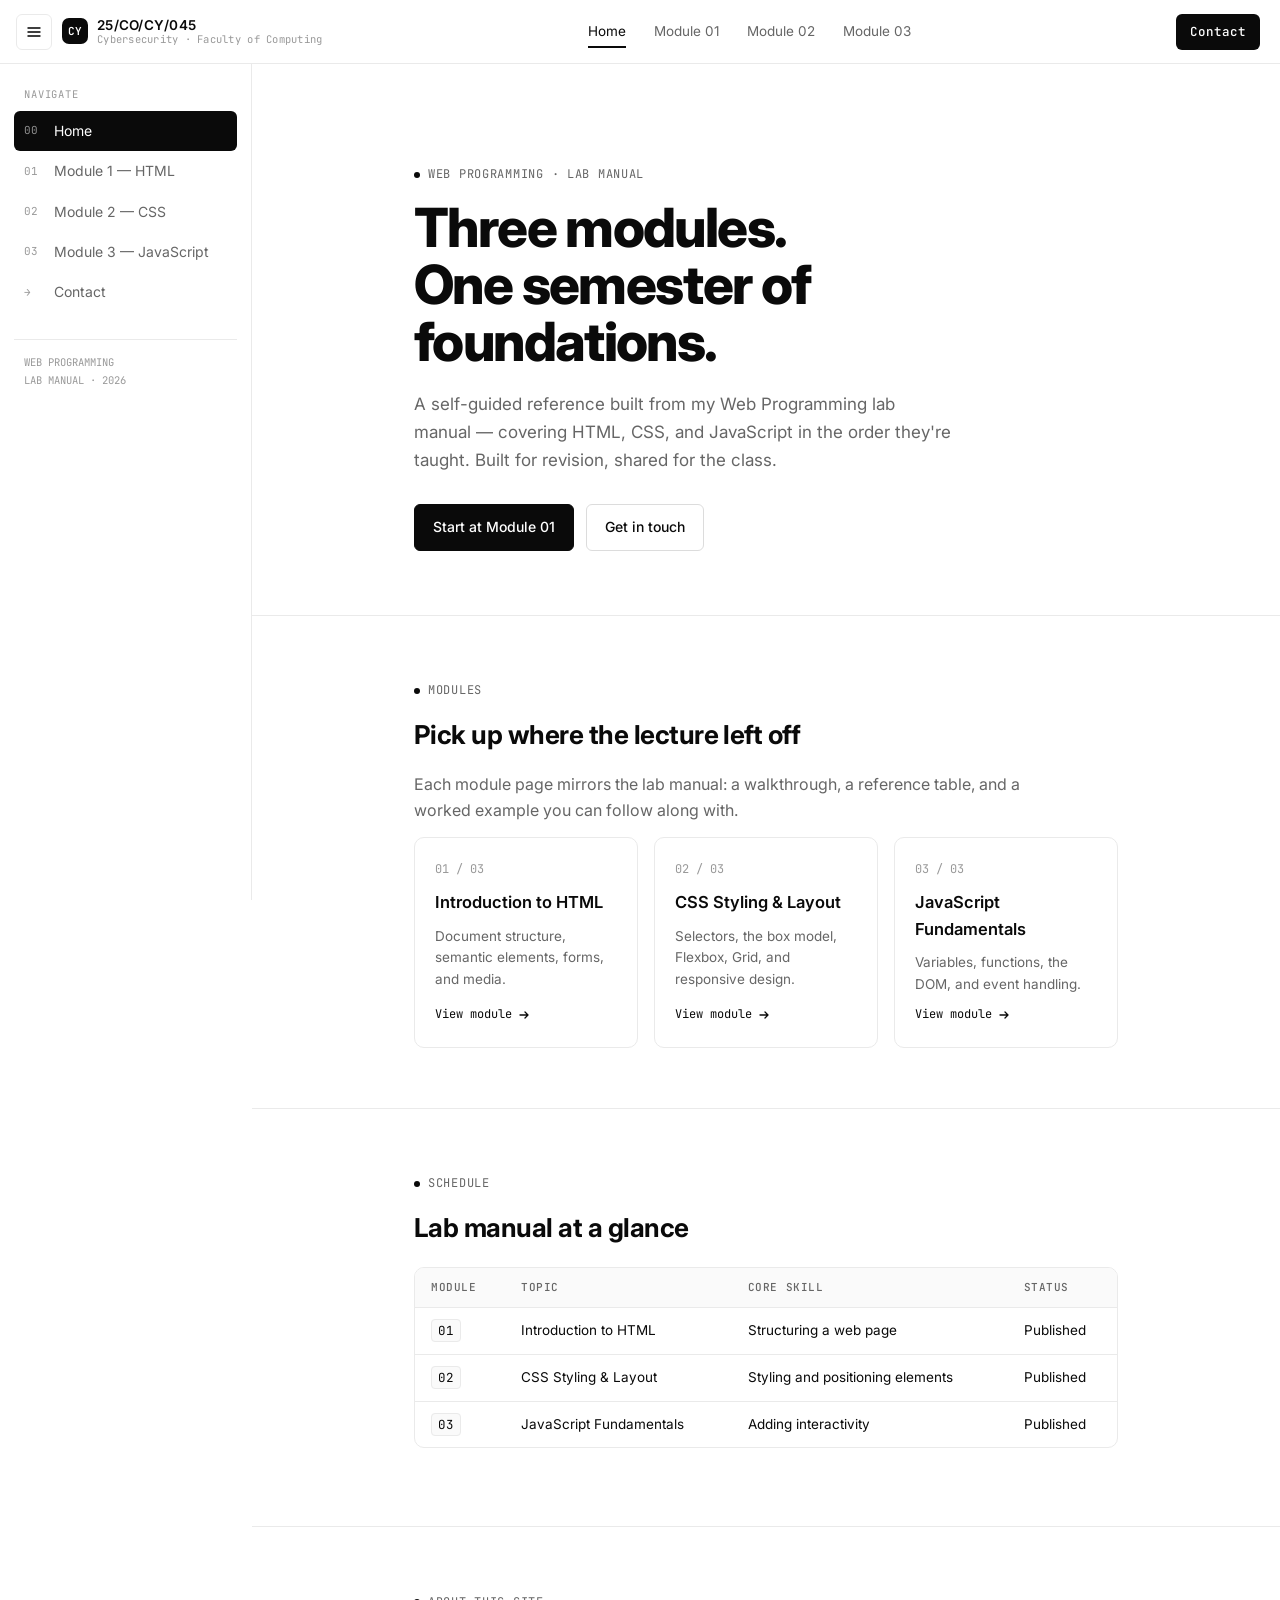
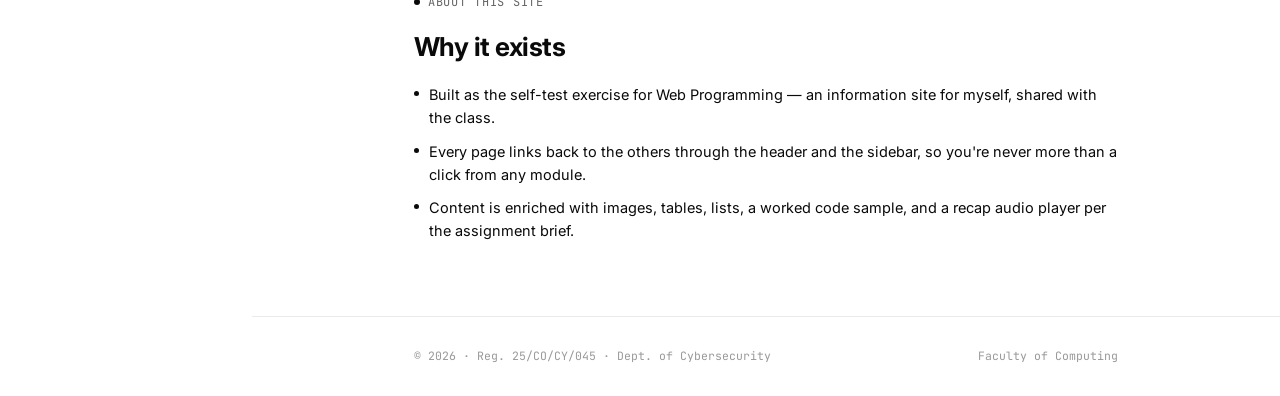
<file: index.html>
<!DOCTYPE html>
<html lang="en">
<head>
<meta charset="UTF-8">
<meta name="viewport" content="width=device-width, initial-scale=1.0">
<title>Web Programming — Lab Manual</title>
<meta name="description" content="Self-guided lab manual site covering the first three modules of Web Programming — HTML, CSS, and JavaScript.">
<link rel="stylesheet" href="styles.css">
</head>
<body>

<div class="sidebar-overlay"></div>

<header class="site-header">
  <div class="header-left">
    <button class="menu-btn" aria-label="Toggle navigation">
      <svg viewBox="0 0 16 16" fill="none"><path d="M2 4h12M2 8h12M2 12h12" stroke="currentColor" stroke-width="1.4" stroke-linecap="round"/></svg>
    </button>
    <a href="index.html" class="brand">
      <span class="brand-mark">CY</span>
      <span class="brand-text"><b>25/CO/CY/045</b><span>Cybersecurity · Faculty of Computing</span></span>
    </a>
  </div>
  <nav class="header-nav">
    <a href="index.html" class="active">Home</a>
    <a href="module-1.html">Module 01</a>
    <a href="module-2.html">Module 02</a>
    <a href="module-3.html">Module 03</a>
  </nav>
  <a href="contact.html" class="header-cta">Contact</a>
</header>

<aside class="sidebar">
  <div class="sidebar-section">
    <span class="sidebar-label">Navigate</span>
    <a href="index.html" class="sidebar-link active"><span class="sidebar-num">00</span>Home</a>
    <a href="module-1.html" class="sidebar-link"><span class="sidebar-num">01</span>Module 1 — HTML</a>
    <a href="module-2.html" class="sidebar-link"><span class="sidebar-num">02</span>Module 2 — CSS</a>
    <a href="module-3.html" class="sidebar-link"><span class="sidebar-num">03</span>Module 3 — JavaScript</a>
    <a href="contact.html" class="sidebar-link"><span class="sidebar-num">→</span>Contact</a>
  </div>
  <div class="sidebar-foot">
    WEB PROGRAMMING<br>LAB MANUAL · 2026
  </div>
</aside>

<div class="content">

  <section class="hero">
    <div class="container reveal">
      <span class="eyebrow">Web Programming · Lab Manual</span>
      <h1>Three modules.<br>One semester of foundations.</h1>
      <p class="lead">A self-guided reference built from my Web Programming lab manual — covering HTML, CSS, and JavaScript in the order they're taught. Built for revision, shared for the class.</p>
      <div class="hero-actions">
        <a href="module-1.html" class="btn btn-primary">Start at Module 01</a>
        <a href="contact.html" class="btn btn-ghost">Get in touch</a>
      </div>
    </div>
  </section>

  <section class="block">
    <div class="container">
      <span class="eyebrow reveal">Modules</span>
      <h2 class="reveal">Pick up where the lecture left off</h2>
      <p class="reveal">Each module page mirrors the lab manual: a walkthrough, a reference table, and a worked example you can follow along with.</p>

      <div class="module-grid">
        <a href="module-1.html" class="module-card reveal reveal-1">
          <span class="num">01 / 03</span>
          <h3>Introduction to HTML</h3>
          <p>Document structure, semantic elements, forms, and media.</p>
          <span class="go">View module
            <svg viewBox="0 0 12 12" fill="none"><path d="M2 6h8M7 3l3 3-3 3" stroke="currentColor" stroke-width="1.3" stroke-linecap="round" stroke-linejoin="round"/></svg>
          </span>
        </a>
        <a href="module-2.html" class="module-card reveal reveal-2">
          <span class="num">02 / 03</span>
          <h3>CSS Styling &amp; Layout</h3>
          <p>Selectors, the box model, Flexbox, Grid, and responsive design.</p>
          <span class="go">View module
            <svg viewBox="0 0 12 12" fill="none"><path d="M2 6h8M7 3l3 3-3 3" stroke="currentColor" stroke-width="1.3" stroke-linecap="round" stroke-linejoin="round"/></svg>
          </span>
        </a>
        <a href="module-3.html" class="module-card reveal reveal-3">
          <span class="num">03 / 03</span>
          <h3>JavaScript Fundamentals</h3>
          <p>Variables, functions, the DOM, and event handling.</p>
          <span class="go">View module
            <svg viewBox="0 0 12 12" fill="none"><path d="M2 6h8M7 3l3 3-3 3" stroke="currentColor" stroke-width="1.3" stroke-linecap="round" stroke-linejoin="round"/></svg>
          </span>
        </a>
      </div>
    </div>
  </section>

  <section class="block">
    <div class="container">
      <span class="eyebrow reveal">Schedule</span>
      <h2 class="reveal">Lab manual at a glance</h2>
      <div class="table-wrap reveal">
        <table>
          <thead>
            <tr><th>Module</th><th>Topic</th><th>Core skill</th><th>Status</th></tr>
          </thead>
          <tbody>
            <tr><td><code>01</code></td><td>Introduction to HTML</td><td>Structuring a web page</td><td>Published</td></tr>
            <tr><td><code>02</code></td><td>CSS Styling &amp; Layout</td><td>Styling and positioning elements</td><td>Published</td></tr>
            <tr><td><code>03</code></td><td>JavaScript Fundamentals</td><td>Adding interactivity</td><td>Published</td></tr>
          </tbody>
        </table>
      </div>
    </div>
  </section>

  <section class="block">
    <div class="container reveal">
      <span class="eyebrow">About this site</span>
      <h2>Why it exists</h2>
      <ul class="check-list">
        <li>Built as the self-test exercise for Web Programming — an information site for myself, shared with the class.</li>
        <li>Every page links back to the others through the header and the sidebar, so you're never more than a click from any module.</li>
        <li>Content is enriched with images, tables, lists, a worked code sample, and a recap audio player per the assignment brief.</li>
      </ul>
    </div>
  </section>

  <footer class="site-footer">
    <div class="container">
      <p>© 2026 · Reg. 25/CO/CY/045 · Dept. of Cybersecurity</p>
      <p>Faculty of Computing</p>
    </div>
  </footer>
</div>

<script src="script.js"></script>
</body>
</html>
</file>
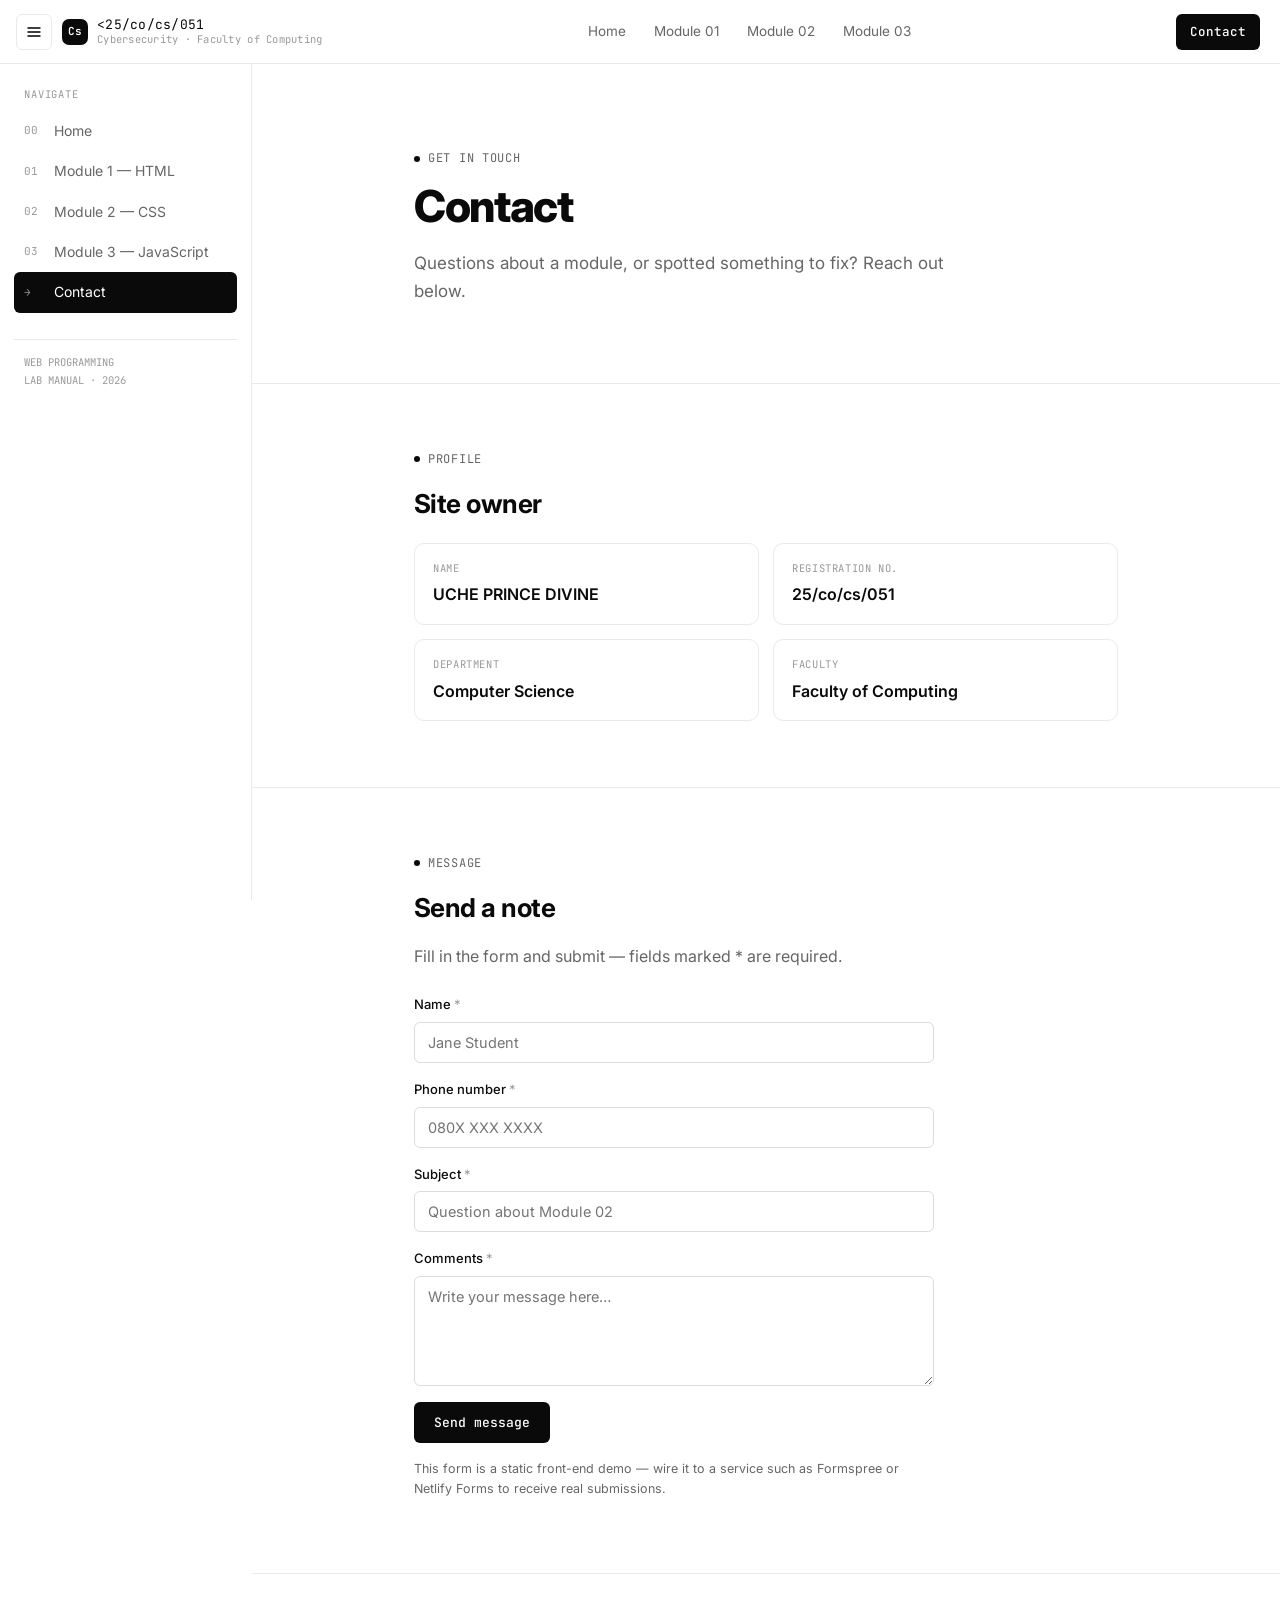
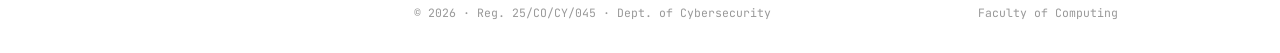
<file: contact.html>
<!DOCTYPE html>
<html lang="en">
<head>
<meta charset="UTF-8">
<meta name="viewport" content="width=device-width, initial-scale=1.0">
<title>Contact — 25/co/cs/051</title>
<meta name="description" content="Contact page for the Web Programming lab manual site.">
<link rel="stylesheet" href="styles.css">
</head>
<body>

<div class="sidebar-overlay"></div>

<header class="site-header">
  <div class="header-left">
    <button class="menu-btn" aria-label="Toggle navigation">
      <svg viewBox="0 0 16 16" fill="none"><path d="M2 4h12M2 8h12M2 12h12" stroke="currentColor" stroke-width="1.4" stroke-linecap="round"/></svg>
    </button>
    <a href="index.html" class="brand">
      <span class="brand-mark">Cs</span>
      <span class="brand-text"><25/co/cs/051</b><span>Cybersecurity · Faculty of Computing</span></span>
    </a>
  </div>
  <nav class="header-nav">
    <a href="index.html">Home</a>
    <a href="module-1.html">Module 01</a>
    <a href="module-2.html">Module 02</a>
    <a href="module-3.html">Module 03</a>
  </nav>
  <a href="contact.html" class="header-cta">Contact</a>
</header>

<aside class="sidebar">
  <div class="sidebar-section">
    <span class="sidebar-label">Navigate</span>
    <a href="index.html" class="sidebar-link"><span class="sidebar-num">00</span>Home</a>
    <a href="module-1.html" class="sidebar-link"><span class="sidebar-num">01</span>Module 1 — HTML</a>
    <a href="module-2.html" class="sidebar-link"><span class="sidebar-num">02</span>Module 2 — CSS</a>
    <a href="module-3.html" class="sidebar-link"><span class="sidebar-num">03</span>Module 3 — JavaScript</a>
    <a href="contact.html" class="sidebar-link active"><span class="sidebar-num">→</span>Contact</a>
  </div>
  <div class="sidebar-foot">
    WEB PROGRAMMING<br>LAB MANUAL · 2026
  </div>
</aside>

<div class="content">

  <section class="hero" style="padding:80px 0 48px;">
    <div class="container reveal">
      <span class="eyebrow">Get in touch</span>
      <h1 style="font-size:clamp(30px,4.4vw,44px);">Contact</h1>
      <p class="lead">Questions about a module, or spotted something to fix? Reach out below.</p>
    </div>
  </section>

  <section class="block">
    <div class="container">
      <span class="eyebrow reveal">Profile</span>
      <h2 class="reveal">Site owner</h2>
      <div class="profile-grid reveal">
        <div class="profile-item">
          <span>Name</span>
          <b><!-- replace with your full name -->UCHE PRINCE DIVINE </b>
        </div>
        <div class="profile-item">
          <span>Registration No.</span>
          <b>25/co/cs/051</b>
        </div>
        <div class="profile-item">
          <span>Department</span>
          <b>Computer Science</b>
        </div>
        <div class="profile-item">
          <span>Faculty</span>
          <b>Faculty of Computing</b>
        </div>
      </div>
    </div>
  </section>

  <section class="block">
    <div class="container">
      <span class="eyebrow reveal">Message</span>
      <h2 class="reveal">Send a note</h2>
      <p class="reveal">Fill in the form and submit — fields marked <span class="req">*</span> are required.</p>

      <form class="contact-form reveal" novalidate>
        <div class="field">
          <label for="name">Name <span class="req">*</span></label>
          <input type="text" id="name" name="name" placeholder="Jane Student" required>
        </div>
        <div class="field">
          <label for="phone">Phone number <span class="req">*</span></label>
          <input type="tel" id="phone" name="phone" placeholder="080X XXX XXXX" required>
        </div>
        <div class="field">
          <label for="subject">Subject <span class="req">*</span></label>
          <input type="text" id="subject" name="subject" placeholder="Question about Module 02" required>
        </div>
        <div class="field">
          <label for="comments">Comments <span class="req">*</span></label>
          <textarea id="comments" name="comments" placeholder="Write your message here…" required></textarea>
        </div>

        <button type="submit" class="form-submit">Send message</button>
        <p class="form-note">This form is a static front-end demo — wire it to a service such as Formspree or Netlify Forms to receive real submissions.</p>

        <div class="form-success">
          <svg viewBox="0 0 16 16" fill="none"><path d="M3 8.5l3.2 3.2L13 4.5" stroke="currentColor" stroke-width="1.6" stroke-linecap="round" stroke-linejoin="round"/></svg>
          <span class="success-text">Thanks — your message has been noted.</span>
        </div>
      </form>
    </div>
  </section>

  <footer class="site-footer">
    <div class="container">
      <p>© 2026 · Reg. 25/CO/CY/045 · Dept. of Cybersecurity</p>
      <p>Faculty of Computing</p>
    </div>
  </footer>
</div>

<script src="script.js"></script>
</body>
</html>
</file>
<file: styles.css>
/* ============================================================
   Web Programming — Lab Manual Site
   Design system: monochrome, hairline borders, Geist-inspired type
   ============================================================ */

@import url('https://fonts.googleapis.com/css2?family=Inter:wght@400;500;600;700;800&family=JetBrains+Mono:wght@400;500;600&display=swap');

:root{
  --bg: #ffffff;
  --fg: #0a0a0a;
  --muted: #666666;
  --faint: #999999;
  --border: #eaeaea;
  --border-strong:#dcdcdc;
  --subtle: #fafafa;
  --hover: #f3f3f3;
  --invert-bg:#0a0a0a;
  --invert-fg:#ffffff;

  --header-h: 64px;
  --sidebar-w: 252px;
  --max-w: 760px;

  --mono: 'JetBrains Mono', ui-monospace, SFMono-Regular, Menlo, monospace;
  --sans: 'Inter', -apple-system, BlinkMacSystemFont, 'Segoe UI', sans-serif;

  --radius-sm: 6px;
  --radius-md: 10px;

  --ease: cubic-bezier(.16,1,.3,1);
}

*{ box-sizing:border-box; }
html{ scroll-behavior:smooth; }
html, body{ max-width:100%; overflow-x:hidden; }
@media (prefers-reduced-motion: reduce){
  html{ scroll-behavior:auto; }
  *{ animation-duration:0.01ms !important; transition-duration:0.01ms !important; }
}

body{
  margin:0;
  background:var(--bg);
  color:var(--fg);
  font-family:var(--sans);
  font-size:16px;
  line-height:1.6;
  -webkit-font-smoothing:antialiased;
  text-rendering:optimizeLegibility;
}

a{ color:inherit; text-decoration:none; }
img{ max-width:100%; display:block; }
button{ font-family:inherit; }

::selection{ background:var(--fg); color:var(--bg); }

/* focus visibility */
a:focus-visible, button:focus-visible, input:focus-visible, textarea:focus-visible{
  outline:2px solid var(--fg);
  outline-offset:2px;
  border-radius:4px;
}

/* ---------------- Layout shell ---------------- */
.shell{ min-height:100vh; }

/* ---------------- Header ---------------- */
.site-header{
  position:fixed; top:0; left:0; right:0; height:var(--header-h);
  display:flex; align-items:center; justify-content:space-between;
  padding:0 20px 0 16px;
  border-bottom:1px solid var(--border);
  background:rgba(255,255,255,.78);
  backdrop-filter:blur(10px);
  -webkit-backdrop-filter:blur(10px);
  z-index:100;
  transition:box-shadow .25s var(--ease), border-color .25s var(--ease);
}
.site-header.scrolled{
  box-shadow:0 1px 0 rgba(0,0,0,0.04);
}
.header-left{ display:flex; align-items:center; gap:10px; }

.menu-btn{
  width:36px; height:36px; border:1px solid var(--border); background:var(--bg);
  border-radius:var(--radius-sm); cursor:pointer;
  display:flex; align-items:center; justify-content:center;
  transition:background .15s var(--ease), border-color .15s var(--ease);
}
.menu-btn:hover{ background:var(--hover); border-color:var(--border-strong); }
.menu-btn svg{ width:16px; height:16px; }

.brand{
  display:flex; align-items:center; gap:9px;
  font-family:var(--mono); font-size:13px; letter-spacing:.02em;
}
.brand-mark{
  width:26px; height:26px; border-radius:7px; background:var(--invert-bg);
  display:flex; align-items:center; justify-content:center;
  color:var(--invert-fg); font-family:var(--mono); font-size:11px; font-weight:600;
}
.brand-text{ display:flex; flex-direction:column; line-height:1.15; }
.brand-text b{ font-family:var(--sans); font-size:13.5px; font-weight:600; }
.brand-text span{ font-size:10.5px; color:var(--faint); }

.header-nav{ display:flex; align-items:center; gap:28px; }
.header-nav a{
  font-size:13.5px; color:var(--muted); position:relative; padding:4px 0;
  transition:color .15s var(--ease);
}
.header-nav a:hover{ color:var(--fg); }
.header-nav a.active{ color:var(--fg); }
.header-nav a.active::after{
  content:''; position:absolute; left:0; right:0; bottom:-2px; height:2px; background:var(--fg);
}

.header-cta{
  font-family:var(--mono); font-size:12.5px; font-weight:500;
  background:var(--invert-bg); color:var(--invert-fg);
  padding:8px 14px; border-radius:var(--radius-sm);
  transition:opacity .15s var(--ease), transform .15s var(--ease);
}
.header-cta:hover{ opacity:.82; }

@media (max-width:900px){
  .header-nav{ display:none; }
}
@media (max-width:480px){
  .site-header{ padding:0 12px 0 10px; }
  .brand{ gap:7px; }
  .brand-text span{ display:none; }
  .header-cta{ padding:7px 11px; font-size:11.5px; }
}
@media (max-width:360px){
  .header-cta{ display:none; }
}

/* ---------------- Sidebar ---------------- */
.sidebar{
  position:fixed; top:var(--header-h); left:0; bottom:0; width:var(--sidebar-w);
  border-right:1px solid var(--border);
  background:var(--bg);
  padding:22px 14px;
  overflow-y:auto;
  z-index:90;
  transition:transform .32s var(--ease);
}
.sidebar-section{ margin-bottom:26px; }
.sidebar-label{
  font-family:var(--mono); font-size:10.5px; letter-spacing:.08em; text-transform:uppercase;
  color:var(--faint); padding:0 10px; margin-bottom:8px; display:block;
}
.sidebar-link{
  display:flex; align-items:center; gap:10px;
  padding:9px 10px; border-radius:var(--radius-sm);
  font-size:14px; color:var(--muted);
  transition:background .15s var(--ease), color .15s var(--ease);
}
.sidebar-link:hover{ background:var(--subtle); color:var(--fg); }
.sidebar-link.active{ background:var(--invert-bg); color:var(--invert-fg); }
.sidebar-num{
  font-family:var(--mono); font-size:11px; color:var(--faint); width:20px; flex-shrink:0;
}
.sidebar-link.active .sidebar-num{ color:rgba(255,255,255,.55); }

.sidebar-foot{
  margin-top:auto; padding:14px 10px; border-top:1px solid var(--border);
  font-family:var(--mono); font-size:10.5px; color:var(--faint); line-height:1.7;
}

.sidebar-overlay{
  position:fixed; inset:0; background:rgba(10,10,10,.32);
  z-index:85; opacity:0; pointer-events:none; transition:opacity .25s var(--ease);
}

@media (max-width:900px){
  .sidebar{ transform:translateX(-100%); box-shadow:0 0 40px rgba(0,0,0,.08); }
  body.sidebar-open .sidebar{ transform:translateX(0); }
  body.sidebar-open .sidebar-overlay{ opacity:1; pointer-events:auto; }
}
@media (max-width:360px){
  .sidebar{ width:84vw; }
}

/* ---------------- Main content ---------------- */
.content{
  margin-left:var(--sidebar-w);
  padding-top:var(--header-h);
  min-height:100vh;
  display:flex; flex-direction:column;
}
@media (max-width:900px){
  .content{ margin-left:0; }
}

.container{
  max-width:var(--max-w); margin:0 auto; padding:0 28px;
}
@media (max-width:560px){
  .container{ padding:0 18px; }
}
@media (max-width:480px){
  .hero{ padding:56px 0 40px !important; }
  .hero h1{ font-size:clamp(26px,8vw,34px) !important; }
  section.block{ padding:40px 0; }
  .module-card{ padding:18px 16px; }
}

/* ---------------- Reveal-on-scroll ---------------- */
.reveal{
  opacity:0; transform:translateY(14px);
  transition:opacity .6s var(--ease), transform .6s var(--ease);
}
.reveal.visible{ opacity:1; transform:translateY(0); }
.reveal-1{ transition-delay:.05s; }
.reveal-2{ transition-delay:.12s; }
.reveal-3{ transition-delay:.19s; }

/* ---------------- Eyebrow / labels ---------------- */
.eyebrow{
  font-family:var(--mono); font-size:12px; letter-spacing:.06em; text-transform:uppercase;
  color:var(--muted); display:inline-flex; align-items:center; gap:8px; margin-bottom:14px;
}
.eyebrow::before{
  content:''; width:6px; height:6px; border-radius:50%; background:var(--fg); display:inline-block;
}

/* ---------------- Hero ---------------- */
.hero{ padding:96px 0 64px; border-bottom:1px solid var(--border); }
.hero h1{
  font-size:clamp(34px,5.4vw,54px); font-weight:800; letter-spacing:-.03em;
  line-height:1.06; margin:0 0 20px;
}
.hero p.lead{
  font-size:17px; color:var(--muted); max-width:540px; margin:0 0 30px; line-height:1.65;
}
.hero-actions{ display:flex; gap:12px; flex-wrap:wrap; }

.btn{
  display:inline-flex; align-items:center; gap:8px;
  font-size:14px; font-weight:500; padding:11px 18px; border-radius:var(--radius-sm);
  border:1px solid var(--border-strong);
  transition:background .15s var(--ease), color .15s var(--ease), border-color .15s var(--ease), transform .15s var(--ease);
}
.btn-primary{ background:var(--invert-bg); color:var(--invert-fg); border-color:var(--invert-bg); }
.btn-primary:hover{ opacity:.85; }
.btn-ghost{ background:var(--bg); color:var(--fg); }
.btn-ghost:hover{ background:var(--subtle); }

/* ---------------- Sections ---------------- */
section.block{ padding:60px 0; border-bottom:1px solid var(--border); }
section.block:last-of-type{ border-bottom:none; }
.block h2{
  font-size:26px; font-weight:700; letter-spacing:-.02em; margin:0 0 16px;
}
.block h3{
  font-size:18px; font-weight:600; margin:30px 0 12px;
}
.block p{ color:var(--muted); margin:0 0 14px; max-width:62ch; }
.block p strong{ color:var(--fg); }

/* ---------------- Module index cards ---------------- */
.module-grid{ display:grid; grid-template-columns:repeat(3,1fr); gap:16px; margin-top:8px; }
@media (max-width:760px){ .module-grid{ grid-template-columns:1fr; } }

.module-card{
  border:1px solid var(--border); border-radius:var(--radius-md);
  padding:22px 20px; display:flex; flex-direction:column; gap:10px;
  transition:border-color .2s var(--ease), transform .2s var(--ease), box-shadow .2s var(--ease);
  background:var(--bg);
}
.module-card:hover{
  border-color:var(--border-strong); transform:translateY(-3px);
  box-shadow:0 12px 24px -16px rgba(0,0,0,.18);
}
.module-card .num{ font-family:var(--mono); font-size:12px; color:var(--faint); }
.module-card h3{ margin:0; font-size:16.5px; font-weight:600; }
.module-card p{ font-size:13.5px; margin:0; color:var(--muted); }
.module-card .go{
  margin-top:auto; font-family:var(--mono); font-size:12px; display:flex; align-items:center; gap:6px;
  color:var(--fg);
}
.module-card .go svg{ width:12px; height:12px; transition:transform .2s var(--ease); }
.module-card:hover .go svg{ transform:translateX(3px); }

/* ---------------- Lists ---------------- */
.check-list{ list-style:none; padding:0; margin:0 0 14px; display:flex; flex-direction:column; gap:10px; }
.check-list li{
  display:flex; align-items:flex-start; gap:10px; font-size:14.5px; color:var(--fg);
}
.check-list li::before{
  content:''; width:5px; height:5px; border-radius:50%; background:var(--fg);
  margin-top:8px; flex-shrink:0;
}

/* ---------------- Table ---------------- */
.table-wrap{ overflow-x:auto; border:1px solid var(--border); border-radius:var(--radius-md); margin:18px 0; }
table{ width:100%; border-collapse:collapse; font-size:13.5px; min-width:480px; }
thead{ background:var(--subtle); }
th{
  text-align:left; padding:11px 16px; font-family:var(--mono); font-size:11px;
  letter-spacing:.05em; text-transform:uppercase; color:var(--muted); font-weight:500;
  border-bottom:1px solid var(--border);
}
td{ padding:12px 16px; border-bottom:1px solid var(--border); color:var(--fg); }
tbody tr:last-child td{ border-bottom:none; }
tbody tr:hover{ background:var(--subtle); }
td code, p code{
  font-family:var(--mono); font-size:12.5px; background:var(--subtle);
  padding:2px 6px; border-radius:4px; border:1px solid var(--border);
}

/* ---------------- Image figure ---------------- */
.figure{
  border:1px solid var(--border); border-radius:var(--radius-md); overflow:hidden; margin:18px 0;
}
.figure img{ width:100%; height:260px; object-fit:cover; }
@media (max-width:480px){
  .figure img{ height:190px; }
}
.figure figcaption{
  font-family:var(--mono); font-size:11.5px; color:var(--faint);
  padding:10px 16px; border-top:1px solid var(--border);
}

/* ---------------- Code block ---------------- */
.codeblock{
  background:var(--invert-bg); color:#eaeaea; border-radius:var(--radius-md);
  padding:18px 20px; overflow-x:auto; margin:18px 0;
  font-family:var(--mono); font-size:13px; line-height:1.65;
}
.codeblock .c1{ color:#7a7a7a; }
.codeblock .c2{ color:#9fd9ff; }
.codeblock .c3{ color:#ffd479; }

/* ---------------- Audio player ---------------- */
.audio-card{
  border:1px solid var(--border); border-radius:var(--radius-md); padding:18px 20px; margin:18px 0;
  display:flex; flex-direction:column; gap:12px;
}
.audio-card .audio-top{ display:flex; align-items:center; gap:12px; flex-wrap:wrap; }
.audio-icon{
  width:38px; height:38px; border-radius:50%; background:var(--invert-bg); color:var(--invert-fg);
  display:flex; align-items:center; justify-content:center; flex-shrink:0;
}
.audio-meta b{ display:block; font-size:14px; }
.audio-meta span{ font-family:var(--mono); font-size:11.5px; color:var(--faint); }
audio{ width:100%; }

/* ---------------- Pager (prev/next between modules) ---------------- */
.pager{
  display:flex; justify-content:space-between; gap:14px; padding:36px 0 80px;
}
.pager a{
  flex:1; border:1px solid var(--border); border-radius:var(--radius-md);
  padding:16px 18px; transition:border-color .2s var(--ease), background .2s var(--ease);
}
.pager a:hover{ background:var(--subtle); border-color:var(--border-strong); }
.pager .dir{ font-family:var(--mono); font-size:10.5px; color:var(--faint); text-transform:uppercase; letter-spacing:.06em; }
.pager .ttl{ font-size:14.5px; font-weight:600; margin-top:4px; }
.pager .next{ text-align:right; }
@media (max-width:560px){
  .pager{ flex-direction:column; }
  .pager a, .pager a.next{ text-align:left; }
}

/* ---------------- Progress rail (module sequence) ---------------- */
.rail{ display:flex; align-items:center; gap:6px; margin-bottom:18px; }
.rail .seg{ height:3px; flex:1; background:var(--border); border-radius:2px; overflow:hidden; }
.rail .seg.done{ background:var(--fg); }
.rail-label{ font-family:var(--mono); font-size:11px; color:var(--faint); white-space:nowrap; }

/* ---------------- Contact page ---------------- */
.profile-grid{ display:grid; grid-template-columns:1fr 1fr; gap:14px; margin:18px 0 6px; }
@media (max-width:560px){ .profile-grid{ grid-template-columns:1fr; } }
.profile-item{ border:1px solid var(--border); border-radius:var(--radius-md); padding:16px 18px; }
.profile-item span{ font-family:var(--mono); font-size:10.5px; text-transform:uppercase; letter-spacing:.06em; color:var(--faint); display:block; margin-bottom:6px; }
.profile-item b{ font-size:16px; font-weight:600; }

form.contact-form{ display:flex; flex-direction:column; gap:16px; margin-top:24px; max-width:520px; }
.field{ display:flex; flex-direction:column; gap:7px; }
.field label{ font-size:13px; font-weight:500; }
.field .req{ color:var(--faint); font-weight:400; }
.field input, .field textarea{
  font-family:var(--sans); font-size:14.5px; padding:11px 13px;
  border:1px solid var(--border-strong); border-radius:var(--radius-sm);
  background:var(--bg); color:var(--fg);
  transition:border-color .15s var(--ease), box-shadow .15s var(--ease);
}
.field input:focus, .field textarea:focus{
  outline:none; border-color:var(--fg); box-shadow:0 0 0 3px rgba(10,10,10,.06);
}
.field textarea{ resize:vertical; min-height:110px; font-family:var(--sans); }
.form-submit{
  font-family:var(--mono); font-size:13px; font-weight:500;
  background:var(--invert-bg); color:var(--invert-fg);
  padding:12px 20px; border:none; border-radius:var(--radius-sm); cursor:pointer;
  width:fit-content; transition:opacity .15s var(--ease);
}
.form-submit:hover{ opacity:.85; }
.form-note{ font-size:12.5px; color:var(--faint); margin-top:-4px; }
.form-success{
  display:none; align-items:center; gap:10px; font-size:14px;
  border:1px solid var(--border); border-radius:var(--radius-sm); padding:13px 16px; background:var(--subtle);
}
.form-success.show{ display:flex; }
.form-success svg{ width:16px; height:16px; flex-shrink:0; }

/* ---------------- Footer ---------------- */
.site-footer{
  margin-top:auto; border-top:1px solid var(--border); padding:30px 0; 
}
.site-footer .container{
  display:flex; justify-content:space-between; align-items:center; flex-wrap:wrap; gap:10px;
}
.site-footer p{ font-family:var(--mono); font-size:11.5px; color:var(--faint); margin:0; }
</file>
